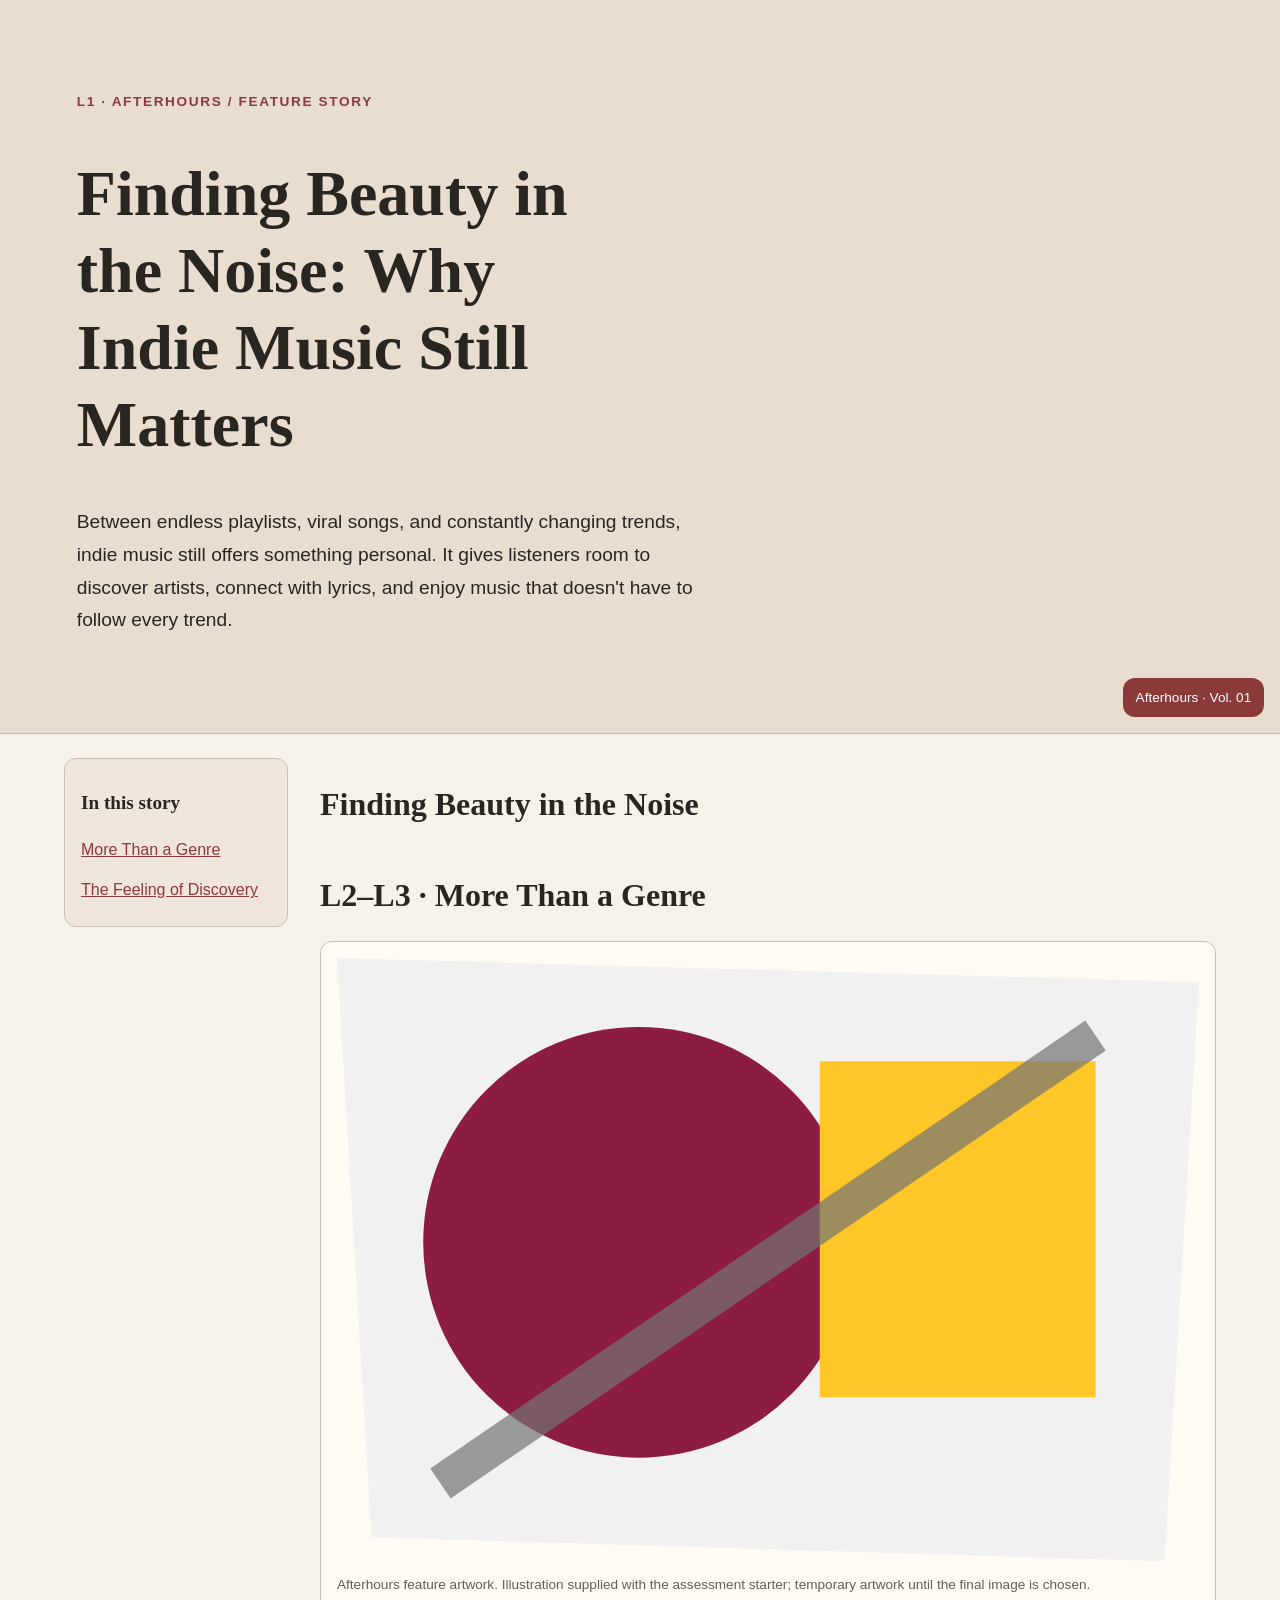
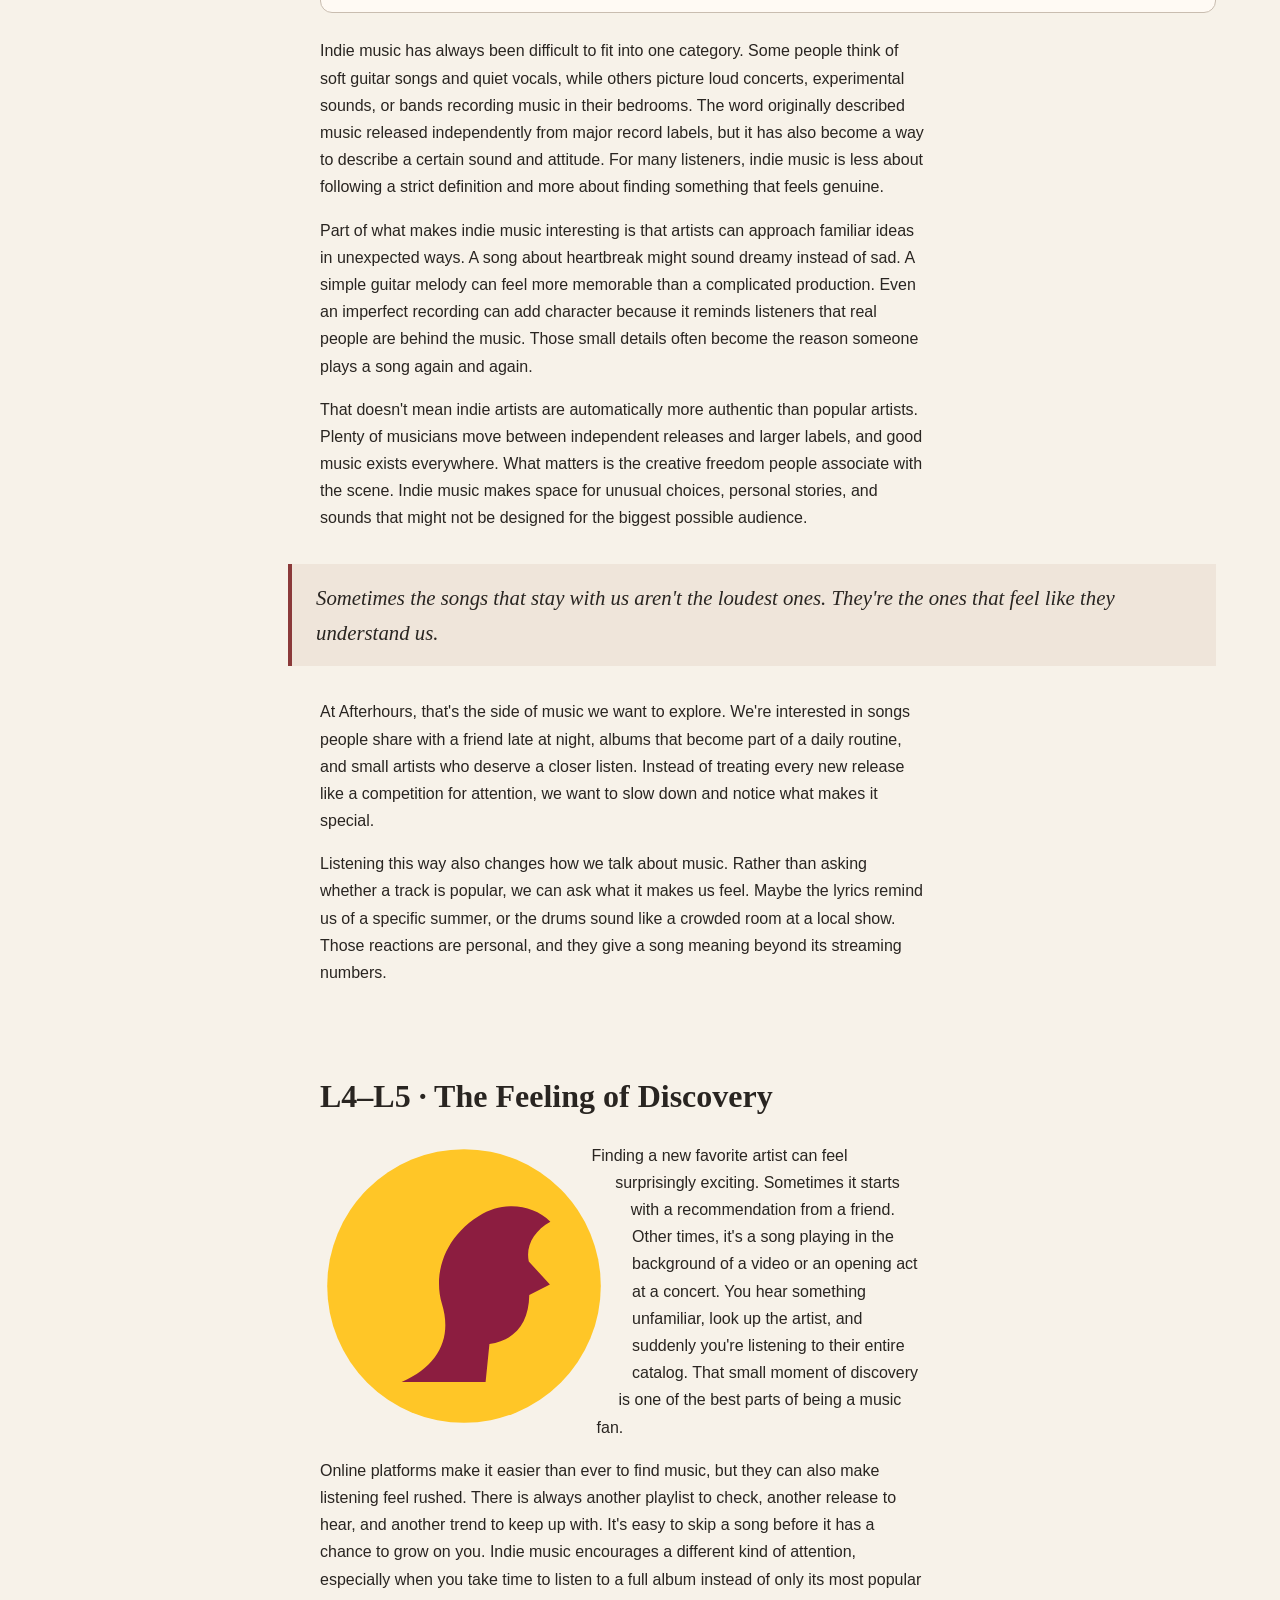
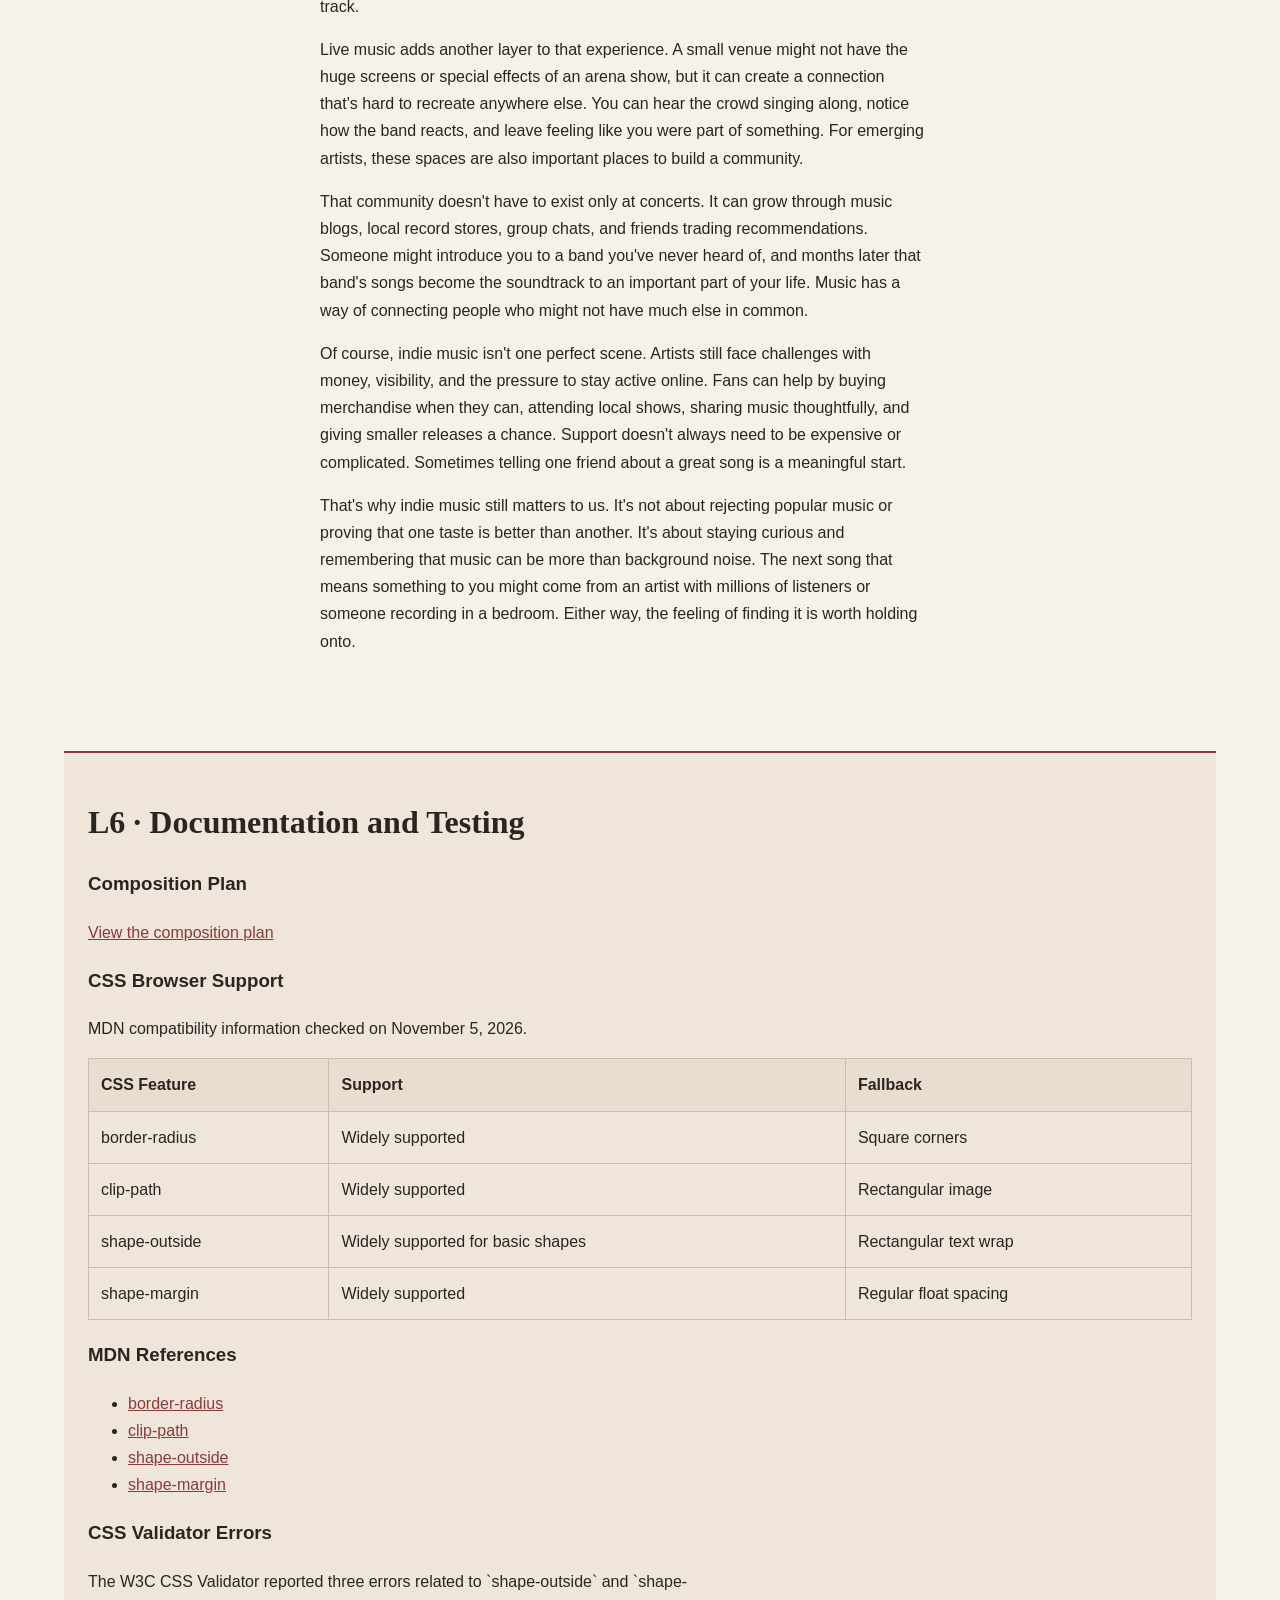
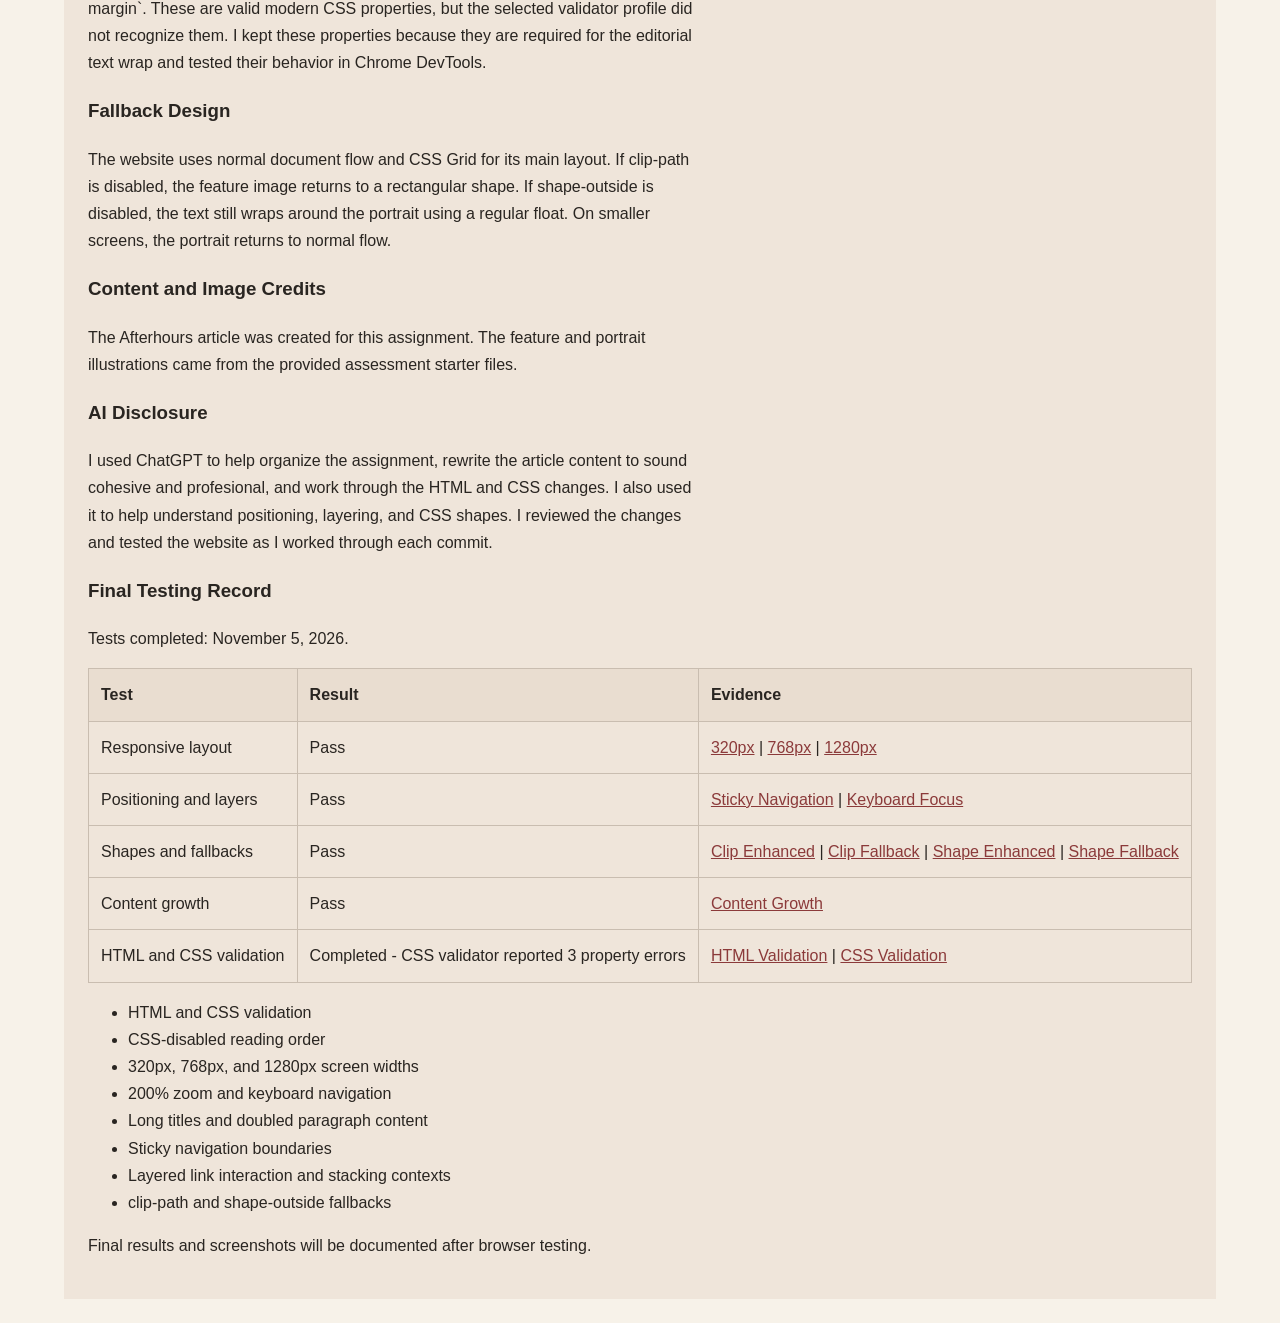
<file: index.html>
<!doctype html>
<html lang="en">

<head>
    <meta charset="utf-8">
    <meta name="viewport" content="width=device-width,initial-scale=1">
    <title>Finding Beauty in the Noise | Afterhours</title>
    <link rel="stylesheet" href="styles.css">
</head>

<body>
    <header class="feature-header">
        <p class="eyebrow">L1 · Afterhours / Feature Story</p>
        <h1>Finding Beauty in the Noise: Why Indie Music Still Matters</h1>
        <p class="lede">Between endless playlists, viral songs, and constantly changing trends, indie music still offers something personal. It gives listeners room to discover artists, connect with lyrics, and enjoy music that doesn't have to follow every trend.</p>
        <span class="issue-badge">Afterhours · Vol. 01</span>
    </header>
    <main>
        <aside class="story-guide">
            <h2>In this story</h2>
            <a href="#section-one">More Than a Genre</a>
            <a href="#section-two">The Feeling of Discovery</a>
        </aside>

        <article>
            <h2>Finding Beauty in the Noise</h2>

            <section id="section-one">
                <h2>L2–L3 · More Than a Genre</h2>

                <figure class="feature-figure">
                    <img src="feature.svg" alt="Abstract illustration used for the Afterhours indie music feature" width="1000" height="700">
                    <figcaption>Afterhours feature artwork. Illustration supplied with the assessment starter; temporary artwork until the final image is chosen.</figcaption>
                </figure>
                <p>Indie music has always been difficult to fit into one category. Some people think of soft guitar songs and quiet vocals, while others picture loud concerts, experimental sounds, or bands recording music in their bedrooms. The word originally
                    described music released independently from major record labels, but it has also become a way to describe a certain sound and attitude. For many listeners, indie music is less about following a strict definition and more about finding
                    something that feels genuine.</p>


                <p>Part of what makes indie music interesting is that artists can approach familiar ideas in unexpected ways. A song about heartbreak might sound dreamy instead of sad. A simple guitar melody can feel more memorable than a complicated production.
                    Even an imperfect recording can add character because it reminds listeners that real people are behind the music. Those small details often become the reason someone plays a song again and again.</p>

                <p>That doesn't mean indie artists are automatically more authentic than popular artists. Plenty of musicians move between independent releases and larger labels, and good music exists everywhere. What matters is the creative freedom people
                    associate with the scene. Indie music makes space for unusual choices, personal stories, and sounds that might not be designed for the biggest possible audience.</p>
                <blockquote class="pull-quote">Sometimes the songs that stay with us aren't the loudest ones. They're the ones that feel like they understand us.</blockquote>

                <p>At Afterhours, that's the side of music we want to explore. We're interested in songs people share with a friend late at night, albums that become part of a daily routine, and small artists who deserve a closer listen. Instead of treating
                    every new release like a competition for attention, we want to slow down and notice what makes it special.</p>

                <p>Listening this way also changes how we talk about music. Rather than asking whether a track is popular, we can ask what it makes us feel. Maybe the lyrics remind us of a specific summer, or the drums sound like a crowded room at a local
                    show. Those reactions are personal, and they give a song meaning beyond its streaming numbers.</p>
            </section>
            <section id="section-two">
                <h2>L4–L5 · The Feeling of Discovery</h2>
                <img class="shape-portrait" src="portrait.svg" alt="Abstract portrait illustration accompanying the article" width="600" height="600">

                <p>Finding a new favorite artist can feel surprisingly exciting. Sometimes it starts with a recommendation from a friend. Other times, it's a song playing in the background of a video or an opening act at a concert. You hear something unfamiliar,
                    look up the artist, and suddenly you're listening to their entire catalog. That small moment of discovery is one of the best parts of being a music fan.</p>

                <p>Online platforms make it easier than ever to find music, but they can also make listening feel rushed. There is always another playlist to check, another release to hear, and another trend to keep up with. It's easy to skip a song before
                    it has a chance to grow on you. Indie music encourages a different kind of attention, especially when you take time to listen to a full album instead of only its most popular track.</p>

                <p>Live music adds another layer to that experience. A small venue might not have the huge screens or special effects of an arena show, but it can create a connection that's hard to recreate anywhere else. You can hear the crowd singing along,
                    notice how the band reacts, and leave feeling like you were part of something. For emerging artists, these spaces are also important places to build a community.</p>

                <p>That community doesn't have to exist only at concerts. It can grow through music blogs, local record stores, group chats, and friends trading recommendations. Someone might introduce you to a band you've never heard of, and months later
                    that band's songs become the soundtrack to an important part of your life. Music has a way of connecting people who might not have much else in common.</p>

                <p>Of course, indie music isn't one perfect scene. Artists still face challenges with money, visibility, and the pressure to stay active online. Fans can help by buying merchandise when they can, attending local shows, sharing music thoughtfully,
                    and giving smaller releases a chance. Support doesn't always need to be expensive or complicated. Sometimes telling one friend about a great song is a meaningful start.</p>

                <p>That's why indie music still matters to us. It's not about rejecting popular music or proving that one taste is better than another. It's about staying curious and remembering that music can be more than background noise. The next song
                    that means something to you might come from an artist with millions of listeners or someone recording in a bedroom. Either way, the feeling of finding it is worth holding onto.</p>
            </section>
        </article>

        <section class="documentation">
            <h2>L6 · Documentation and Testing</h2>

            <h3>Composition Plan</h3>
            <p>
                <a href="composition-plan.html">
            View the composition plan
        </a>
            </p>

            <h3>CSS Browser Support</h3>
            <p>MDN compatibility information checked on November 5, 2026.</p>

            <table>
                <thead>
                    <tr>
                        <th>CSS Feature</th>
                        <th>Support</th>
                        <th>Fallback</th>
                    </tr>
                </thead>
                <tbody>
                    <tr>
                        <td>border-radius</td>
                        <td>Widely supported</td>
                        <td>Square corners</td>
                    </tr>
                    <tr>
                        <td>clip-path</td>
                        <td>Widely supported</td>
                        <td>Rectangular image</td>
                    </tr>
                    <tr>
                        <td>shape-outside</td>
                        <td>Widely supported for basic shapes</td>
                        <td>Rectangular text wrap</td>
                    </tr>
                    <tr>
                        <td>shape-margin</td>
                        <td>Widely supported</td>
                        <td>Regular float spacing</td>
                    </tr>
                </tbody>
            </table>

            <h3>MDN References</h3>
            <ul>
                <li><a href="https://developer.mozilla.org/en-US/docs/Web/CSS/Reference/Properties/border-radius">border-radius</a></li>
                <li><a href="https://developer.mozilla.org/en-US/docs/Web/CSS/Reference/Properties/clip-path">clip-path</a></li>
                <li><a href="https://developer.mozilla.org/en-US/docs/Web/CSS/Reference/Properties/shape-outside">shape-outside</a></li>
                <li><a href="https://developer.mozilla.org/en-US/docs/Web/CSS/Reference/Properties/shape-margin">shape-margin</a></li>
            </ul>
            <h3>CSS Validator Errors</h3>
            <p> The W3C CSS Validator reported three errors related to `shape-outside` and `shape-margin`. These are valid modern CSS properties, but the selected validator profile did not recognize them. I kept these properties because they are required
                for the editorial text wrap and tested their behavior in Chrome DevTools.</p>
            <h3>Fallback Design</h3>
            <p>
                The website uses normal document flow and CSS Grid for its main layout. If clip-path is disabled, the feature image returns to a rectangular shape. If shape-outside is disabled, the text still wraps around the portrait using a regular float. On smaller
                screens, the portrait returns to normal flow.
            </p>

            <h3>Content and Image Credits</h3>
            <p>
                The Afterhours article was created for this assignment. The feature and portrait illustrations came from the provided assessment starter files.
            </p>

            <h3>AI Disclosure</h3>
            <p>
                I used ChatGPT to help organize the assignment, rewrite the article content to sound cohesive and profesional, and work through the HTML and CSS changes. I also used it to help understand positioning, layering, and CSS shapes. I reviewed the changes and
                tested the website as I worked through each commit.
            </p>



            <h3>Final Testing Record</h3>
            <p>Tests completed: November 5, 2026.</p>

            <table>
                <thead>
                    <tr>
                        <th>Test</th>
                        <th>Result</th>
                        <th>Evidence</th>
                    </tr>
                </thead>
                <tbody>
                    <tr>
                        <td>Responsive layout</td>
                        <td>Pass</td>
                        <td>
                            <a href="testing/mobile-320.png">320px</a> |
                            <a href="testing/tablet-768.png">768px</a> |
                            <a href="testing/desktop-1280.png">1280px</a>
                        </td>
                    </tr>

                    <tr>
                        <td>Positioning and layers</td>
                        <td>Pass</td>
                        <td>
                            <a href="testing/sticky-navigation.png">Sticky Navigation</a> |
                            <a href="testing/keyboard-focus.png">Keyboard Focus</a>
                        </td>
                    </tr>

                    <tr>
                        <td>Shapes and fallbacks</td>
                        <td>Pass</td>
                        <td>
                            <a href="testing/clip-enhanced.png">Clip Enhanced</a> |
                            <a href="testing/clip-fallback.png">Clip Fallback</a> |
                            <a href="testing/shape-enhanced.png">Shape Enhanced</a> |
                            <a href="testing/shape-fallback.png">Shape Fallback</a>
                        </td>
                    </tr>

                    <tr>
                        <td>Content growth</td>
                        <td>Pass</td>
                        <td>
                            <a href="testing/content-growth.png">Content Growth</a>
                        </td>
                    </tr>

                    <tr>
                        <td>HTML and CSS validation</td>
                        <td>Completed - CSS validator reported 3 property errors</td>
                        <td>
                            <a href="testing/validation.png">HTML Validation</a> |
                            <a href="testing/css-validation.png">CSS Validation</a>
                        </td>
                    </tr>
                </tbody>
            </table>



            <ul>
                <li>HTML and CSS validation</li>
                <li>CSS-disabled reading order</li>
                <li>320px, 768px, and 1280px screen widths</li>
                <li>200% zoom and keyboard navigation</li>
                <li>Long titles and doubled paragraph content</li>
                <li>Sticky navigation boundaries</li>
                <li>Layered link interaction and stacking contexts</li>
                <li>clip-path and shape-outside fallbacks</li>
            </ul>
            <p>
                Final results and screenshots will be documented after browser testing.
            </p>

        </section>

    </main>
</body>

</html>
</file>
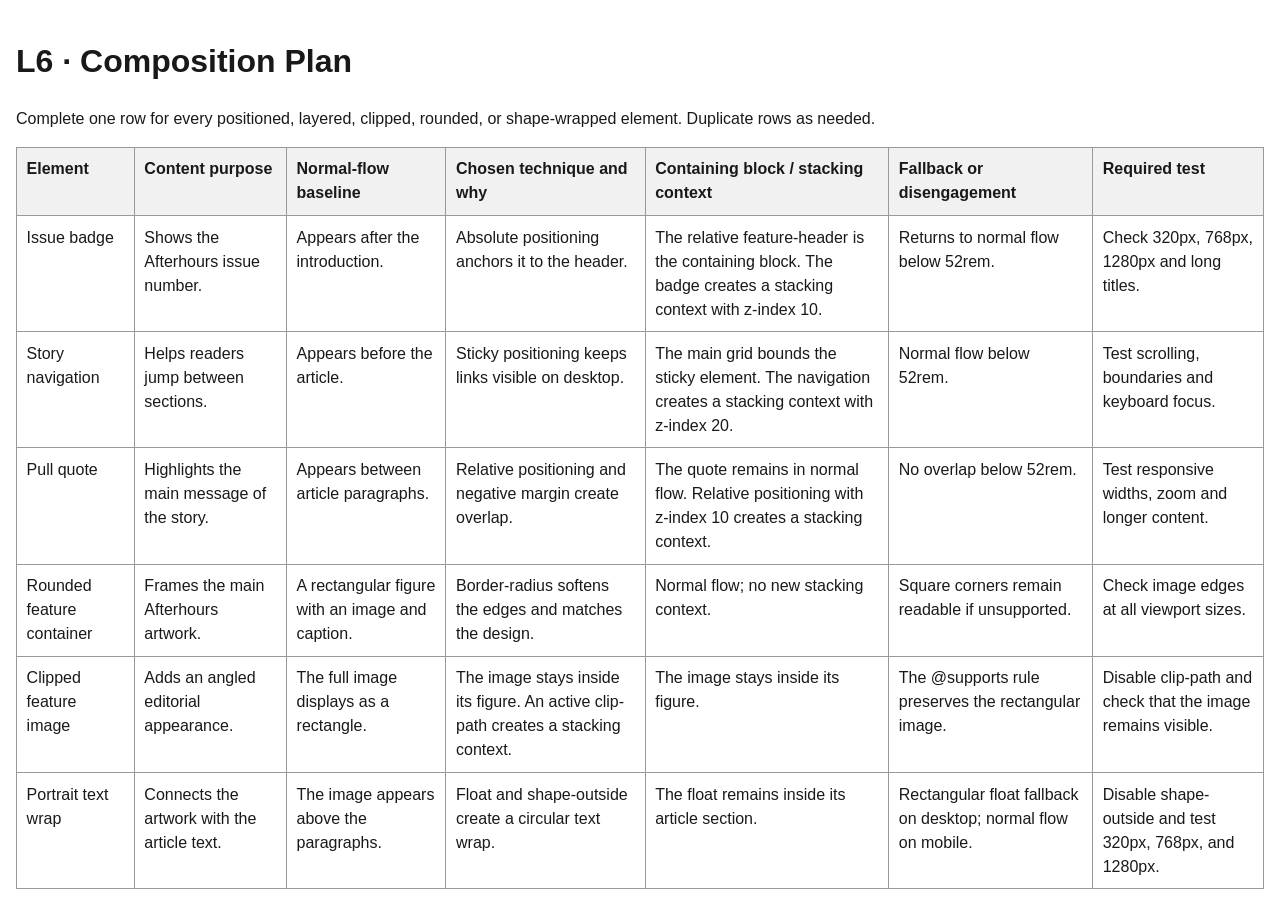
<file: composition-plan.html>
<!doctype html>
<html lang="en">

<head>
    <meta charset="utf-8">
    <meta name="viewport" content="width=device-width,initial-scale=1">
    <title>Composition Plan</title>
    <style>
        body {
            font-family: Arial, sans-serif;
            line-height: 1.5;
            max-width: 90rem;
            margin: auto;
            padding: 1rem;
            color: #191919;
        }
        
        table {
            width: 100%;
            border-collapse: collapse;
        }
        
        th,
        td {
            padding: .6rem;
            border: 1px solid #999;
            text-align: left;
            vertical-align: top;
        }
        
        th {
            background: #f1f1f1;
        }
    </style>
</head>

<body>
    <h1>L6 · Composition Plan</h1>
    <p>Complete one row for every positioned, layered, clipped, rounded, or shape-wrapped element. Duplicate rows as needed.</p>
    <table>
        <thead>
            <tr>
                <th>Element</th>
                <th>Content purpose</th>
                <th>Normal-flow baseline</th>
                <th>Chosen technique and why</th>
                <th>Containing block / stacking context</th>
                <th>Fallback or disengagement</th>
                <th>Required test</th>
            </tr>
        </thead>
        <tbody>

            <tr>
                <td>Issue badge</td>
                <td>Shows the Afterhours issue number.</td>
                <td>Appears after the introduction.</td>
                <td>Absolute positioning anchors it to the header.</td>
                <td>The relative feature-header is the containing block. The badge creates a stacking context with z-index 10.</td>
                <td>Returns to normal flow below 52rem.</td>
                <td>Check 320px, 768px, 1280px and long titles.</td>
            </tr>
            <tr>
                <td>Story navigation</td>
                <td>Helps readers jump between sections.</td>
                <td>Appears before the article.</td>
                <td>Sticky positioning keeps links visible on desktop.</td>
                <td>The main grid bounds the sticky element. The navigation creates a stacking context with z-index 20.</td>
                <td>Normal flow below 52rem.</td>
                <td>Test scrolling, boundaries and keyboard focus.</td>
            </tr>
            <tr>
                <td>Pull quote</td>
                <td>Highlights the main message of the story.</td>
                <td>Appears between article paragraphs.</td>
                <td>Relative positioning and negative margin create overlap.</td>
                <td>The quote remains in normal flow. Relative positioning with z-index 10 creates a stacking context.</td>
                <td>No overlap below 52rem.</td>
                <td>Test responsive widths, zoom and longer content.</td>
            </tr>

            <tr>
                <td>Rounded feature container</td>
                <td>Frames the main Afterhours artwork.</td>
                <td>A rectangular figure with an image and caption.</td>
                <td>Border-radius softens the edges and matches the design.</td>
                <td>Normal flow; no new stacking context.</td>
                <td>Square corners remain readable if unsupported.</td>
                <td>Check image edges at all viewport sizes.</td>
            </tr>

            <tr>
                <td>Clipped feature image</td>
                <td>Adds an angled editorial appearance.</td>
                <td>The full image displays as a rectangle.</td>
                <td>The image stays inside its figure. An active clip-path creates a stacking context.</td>
                <td>The image stays inside its figure.</td>
                <td>The @supports rule preserves the rectangular image.</td>
                <td>Disable clip-path and check that the image remains visible.</td>
            </tr>

            <tr>
                <td>Portrait text wrap</td>
                <td>Connects the artwork with the article text.</td>
                <td>The image appears above the paragraphs.</td>
                <td>Float and shape-outside create a circular text wrap.</td>
                <td>The float remains inside its article section.</td>
                <td>Rectangular float fallback on desktop; normal flow on mobile.</td>
                <td>Disable shape-outside and test 320px, 768px, and 1280px.</td>
            </tr>

        </tbody>
    </table>
</body>

</html>
</file>
<file: styles.css>
:root {
    --color-text: #292521;
    --color-surface: #f7f2e9;
    --color-action: #8b3a3a;
    --color-accent: #d7a18b;
    --color-border: #c9bdb0;
    --color-muted: #665d55;
    --space-3: 1rem;
    --radius: 0.75rem;
    --measure: 68ch;
    /* Layer tokens - used in later commits */
    --layer-base: 0;
    --layer-raised: 10;
    --layer-sticky: 20;
    --layer-overlay: 30;
}


/* Basic reset */

*,
*::before,
*::after {
    box-sizing: border-box;
}

html {
    scroll-behavior: smooth;
}

body {
    margin: 0;
    background: var(--color-surface);
    color: var(--color-text);
    font-family: Arial, sans-serif;
    line-height: 1.7;
}


/* Typography */

h1,
h2 {
    font-family: Georgia, serif;
    line-height: 1.2;
}

h1 {
    font-size: clamp(2.2rem, 5vw, 4rem);
    max-width: 18ch;
}

h2 {
    font-size: clamp(1.5rem, 3vw, 2rem);
}

p {
    max-width: var(--measure);
}

a {
    color: var(--color-action);
}

a:hover {
    text-decoration-thickness: 2px;
}


/* Feature header */

.feature-header {
    position: relative;
    padding: clamp(2rem, 6vw, 5rem);
    background: #e9ddd0;
    border-bottom: 1px solid var(--color-border);
}

.eyebrow {
    color: var(--color-action);
    font-weight: bold;
    text-transform: uppercase;
    letter-spacing: 0.12em;
    font-size: 0.85rem;
}

.lede {
    max-width: 60ch;
    font-size: 1.2rem;
}

.issue-badge {
    position: absolute;
    bottom: 1rem;
    right: 1rem;
    padding: 0.5rem 0.8rem;
    background: var(--color-action);
    color: white;
    border-radius: var(--radius);
    font-size: 0.85rem;
    z-index: var(--layer-raised);
}


/* Main layout */

main {
    display: grid;
    gap: 2rem;
    max-width: 75rem;
    margin: auto;
    padding: 1.5rem;
}

article {
    min-width: 0;
}

article section {
    display: flow-root;
    margin-bottom: 3rem;
}


/* Story navigation */

.story-guide {
    padding: 1rem;
    border: 1px solid var(--color-border);
    border-radius: var(--radius);
    background: #efe5da;
}

.story-guide h2 {
    font-size: 1.2rem;
}

.story-guide a {
    display: block;
    padding: 0.4rem 0;
}


/* Images */

img {
    display: block;
    max-width: 100%;
    height: auto;
}

.feature-figure {
    margin: 1.5rem 0;
    padding: 1rem;
    border: 1px solid var(--color-border);
    border-radius: var(--radius);
    background: #fffaf4;
    overflow: hidden;
}

.feature-figure img {
    width: 100%;
}

figcaption {
    margin-top: 0.75rem;
    color: var(--color-muted);
    font-size: 0.85rem;
}


/* Pull quote */

.pull-quote {
    margin: 2rem 0;
    padding: 1rem 1.5rem;
    border-left: 4px solid var(--color-action);
    background: #efe5da;
    font-family: Georgia, serif;
    font-size: 1.3rem;
    font-style: italic;
}


/* Portrait */

.shape-portrait {
    display: block;
    width: min(100%, 18rem);
    height: auto;
    margin: 0 1.5rem 1rem 0;
    border-radius: 50%;
}


/* L5 - Editorial text wrapping */

@media (min-width: 52rem) {
    .shape-portrait {
        float: left;
    }
    @supports (shape-outside: circle(50%)) {
        .shape-portrait {
            shape-outside: circle(50%);
            shape-margin: 1rem;
        }
    }
}


/* Documentation */

.documentation {
    padding: 1.5rem;
    border-top: 2px solid var(--color-action);
    background: #efe5da;
}


/* Desktop layout */

@media (min-width: 52rem) {
    main {
        grid-template-columns: 14rem minmax(0, 1fr);
        align-items: start;
    }
    .story-guide {
        position: sticky;
        top: 1rem;
        align-self: start;
        z-index: var(--layer-sticky);
    }
    .documentation {
        grid-column: 1 / -1;
    }
    .pull-quote {
        position: relative;
        margin-left: -2rem;
        z-index: var(--layer-raised);
        pointer-events: none;
    }
}


/* Keyboard focus */

:focus-visible {
    outline: 3px solid var(--color-action);
    outline-offset: 4px;
}

.story-guide a:focus-visible {
    background: var(--color-surface);
    border-radius: 4px;
}

@media (max-width: 51.99rem) {
    .issue-badge {
        position: static;
        margin-top: 1rem;
    }
}


/* L5 - Clipped feature artwork */

@supports (clip-path: polygon(0 0)) {
    .feature-figure img {
        clip-path: polygon( 0 0, 100% 4%, 96% 100%, 4% 96%);
    }
}


/* L6 - Documentation table */

.documentation table {
    width: 100%;
    border-collapse: collapse;
    margin: 1rem 0;
}

.documentation th,
.documentation td {
    border: 1px solid var(--color-border);
    padding: 0.75rem;
    text-align: left;
}

.documentation th {
    background: #e9ddd0;
}

.documentation a {
    overflow-wrap: anywhere;
}

@media (max-width: 40rem) {
    .documentation {
        overflow-x: auto;
    }
    .documentation th,
    .documentation td {
        padding: 0.4rem;
        font-size: 0.85rem;
    }
}
</file>
